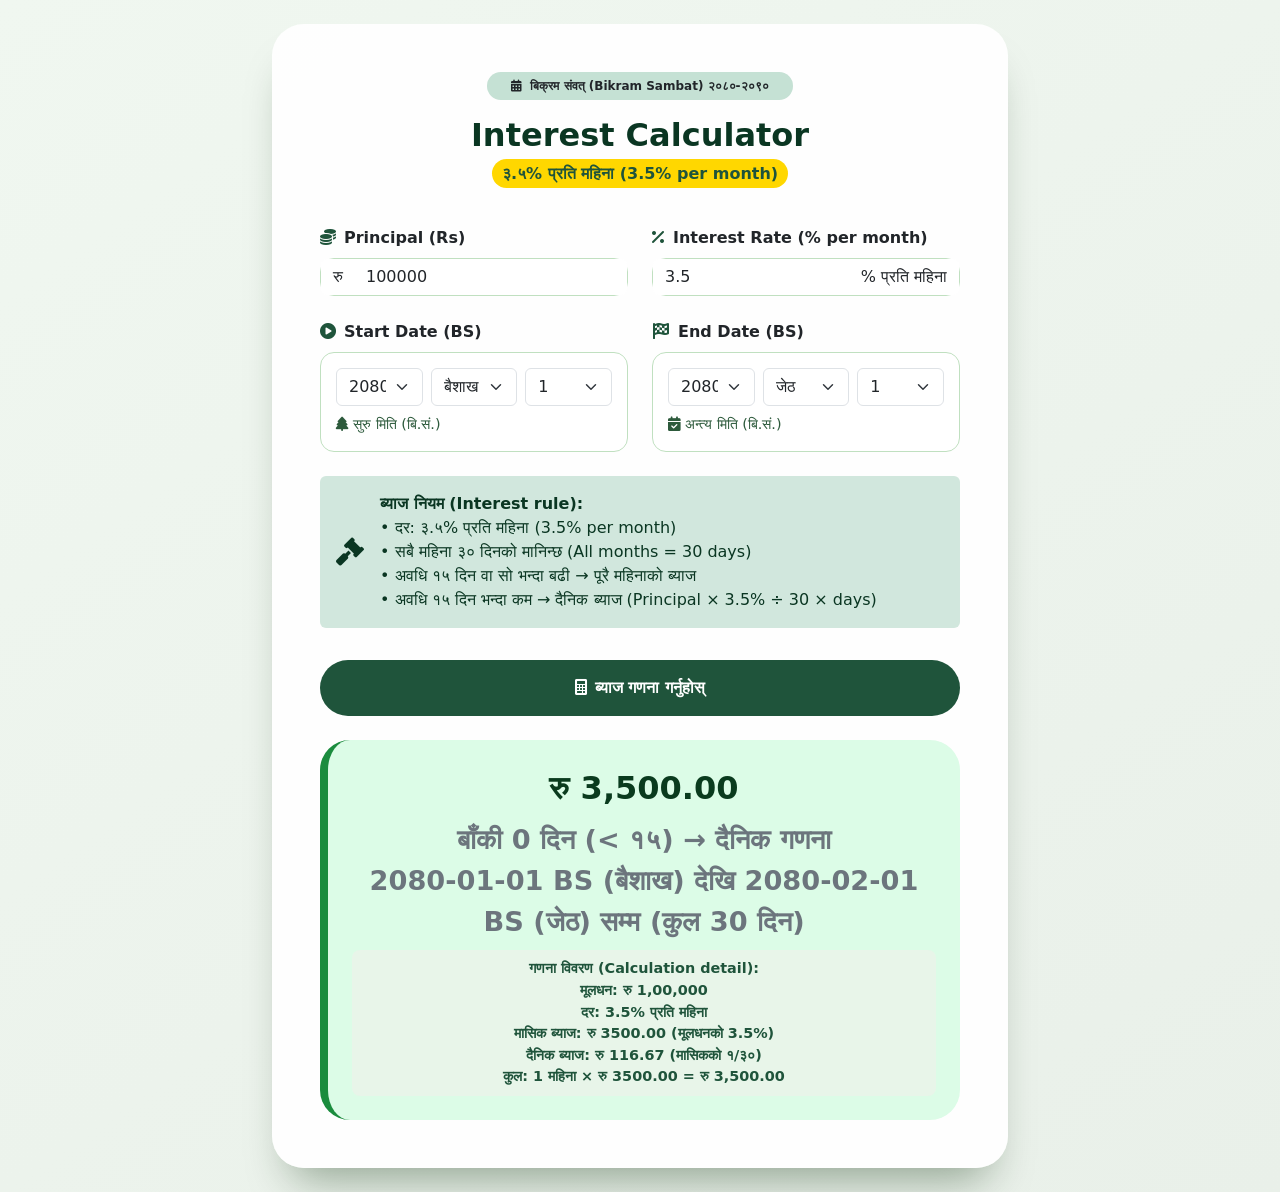
<file: index.html>
<!DOCTYPE html>
<html lang="en">
<head>
    <meta charset="UTF-8">
    <meta name="viewport" content="width=device-width, initial-scale=1.0">
    <title>नेपाली ब्याज क्याल्कुलेटर · Bikram Sambat Date Pickers</title>
    <!-- Bootstrap 5 CSS -->
    <link href="https://cdn.jsdelivr.net/npm/bootstrap@5.3.0-alpha1/dist/css/bootstrap.min.css" rel="stylesheet">
    <!-- Font Awesome -->
    <link rel="stylesheet" href="https://cdnjs.cloudflare.com/ajax/libs/font-awesome/6.0.0-beta3/css/all.min.css">
    <style>
        body {
            background: linear-gradient(145deg, #f0f7f0 0%, #e9f0e9 100%);
            min-height: 100vh;
            font-family: 'Segoe UI', system-ui, sans-serif;
        }
        .card-custom {
            border: none;
            border-radius: 2rem;
            background: rgba(255, 255, 255, 0.95);
            box-shadow: 0 30px 45px -20px rgba(0, 40, 0, 0.4);
        }
        .input-group-custom {
            border-radius: 14px;
            border: 1px solid #c0e0c0;
            transition: 0.2s;
        }
        .input-group-custom:hover {
            border-color: #2b7a4b;
            box-shadow: 0 0 0 4px rgba(43, 122, 75, 0.1);
        }
        .btn-nepal {
            background-color: #1f543b;
            color: white;
            font-weight: 600;
            padding: 12px 30px;
            border-radius: 40px;
            border: none;
            transition: 0.2s;
        }
        .btn-nepal:hover {
            background-color: #2f6e4a;
            transform: scale(1.02);
        }
        .result-box {
            background: #dcfce7;
            border-radius: 30px;
            padding: 1.5rem;
            border-left: 8px solid #1b8c3e;
            font-size: 1.7rem;
            font-weight: 600;
            color: #0a3b1e;
            min-height: 120px;
        }
        .label-icon {
            color: #1f543b;
            margin-right: 8px;
        }
        .small-note {
            font-size: 0.9rem;
            color: #2d5a3c;
        }
        .date-picker-container {
            background: white;
            border-radius: 14px;
            padding: 15px;
            border: 1px solid #c0e0c0;
        }
        .calculation-detail {
            font-size: 0.9rem;
            color: #1f543b;
            background: #e8f5e9;
            padding: 8px;
            border-radius: 8px;
            margin-top: 8px;
        }
        .rate-badge {
            background: #ffd700;
            color: #1f543b;
            padding: 5px 10px;
            border-radius: 20px;
            font-weight: bold;
        }
    </style>
</head>
<body class="d-flex align-items-center py-4">
    <div class="container">
        <div class="row justify-content-center">
            <div class="col-12 col-md-10 col-lg-8">
                <div class="card card-custom p-4 p-lg-5">
                    <div class="text-center mb-4">
                        <span class="badge bg-success bg-opacity-25 text-dark px-4 py-2 rounded-pill">
                            <i class="fas fa-calendar-alt me-2"></i>बिक्रम संवत् (Bikram Sambat) २०८०-२०९०
                        </span>
                        <h2 class="mt-3 fw-bold text-success-emphasis">Interest Calculator</h2>
                        <p class="text-secondary">
                            <span class="rate-badge">३.५% प्रति महिना (3.5% per month)</span>
                        </p>
                    </div>

                    <!-- Main Form -->
                    <div class="row g-4">
                        <!-- Principal -->
                        <div class="col-md-6">
                            <label class="form-label fw-semibold"><i class="fas fa-coins label-icon"></i>Principal (Rs)</label>
                            <div class="input-group input-group-custom">
                                <span class="input-group-text bg-white border-0">रु</span>
                                <input type="number" id="principal" class="form-control border-0" placeholder="e.g., 100000" value="100000" step="1000">
                            </div>
                        </div>

                        <!-- Interest Rate (%) -->
                        <div class="col-md-6">
                            <label class="form-label fw-semibold"><i class="fas fa-percent label-icon"></i>Interest Rate (% per month)</label>
                            <div class="input-group input-group-custom">
                                <input type="number" id="rate" class="form-control border-0" placeholder="e.g., 3.5" value="3.5" step="0.1">
                                <span class="input-group-text bg-white border-0">% प्रति महिना</span>
                            </div>
                        </div>

                        <!-- Start Date (Nepali BS) -->
                        <div class="col-md-6">
                            <label class="form-label fw-semibold"><i class="fas fa-play-circle label-icon"></i>Start Date (BS)</label>
                            <div class="date-picker-container">
                                <div class="row g-2">
                                    <div class="col-4">
                                        <select id="startYear" class="form-select"></select>
                                    </div>
                                    <div class="col-4">
                                        <select id="startMonth" class="form-select">
                                            <option value="1">बैशाख</option>
                                            <option value="2">जेठ</option>
                                            <option value="3">असार</option>
                                            <option value="4">साउन</option>
                                            <option value="5">भदौ</option>
                                            <option value="6">असोज</option>
                                            <option value="7">कात्तिक</option>
                                            <option value="8">मंसिर</option>
                                            <option value="9">पुष</option>
                                            <option value="10">माघ</option>
                                            <option value="11">फाल्गुन</option>
                                            <option value="12">चैत्र</option>
                                        </select>
                                    </div>
                                    <div class="col-4">
                                        <select id="startDay" class="form-select"></select>
                                    </div>
                                </div>
                                <div class="small-note mt-2">
                                    <i class="fas fa-tree me-1"></i>सुरु मिति (बि.सं.)
                                </div>
                            </div>
                        </div>

                        <!-- End Date (Nepali BS) -->
                        <div class="col-md-6">
                            <label class="form-label fw-semibold"><i class="fas fa-flag-checkered label-icon"></i>End Date (BS)</label>
                            <div class="date-picker-container">
                                <div class="row g-2">
                                    <div class="col-4">
                                        <select id="endYear" class="form-select"></select>
                                    </div>
                                    <div class="col-4">
                                        <select id="endMonth" class="form-select">
                                            <option value="1">बैशाख</option>
                                            <option value="2">जेठ</option>
                                            <option value="3">असार</option>
                                            <option value="4">साउन</option>
                                            <option value="5">भदौ</option>
                                            <option value="6">असोज</option>
                                            <option value="7">कात्तिक</option>
                                            <option value="8">मंसिर</option>
                                            <option value="9">पुष</option>
                                            <option value="10">माघ</option>
                                            <option value="11">फाल्गुन</option>
                                            <option value="12">चैत्र</option>
                                        </select>
                                    </div>
                                    <div class="col-4">
                                        <select id="endDay" class="form-select"></select>
                                    </div>
                                </div>
                                <div class="small-note mt-2">
                                    <i class="fas fa-calendar-check me-1"></i>अन्त्य मिति (बि.सं.)
                                </div>
                            </div>
                        </div>
                    </div>

                    <!-- Info & calculation rule reminder -->
                    <div class="alert alert-success bg-opacity-10 border-0 mt-4 d-flex align-items-center" role="alert">
                        <i class="fas fa-gavel fs-3 me-3"></i>
                        <div><strong>ब्याज नियम (Interest rule):</strong><br>
                        • दर: ३.५% प्रति महिना (3.5% per month)<br>
                        • सबै महिना ३० दिनको मानिन्छ (All months = 30 days)<br>
                        • अवधि १५ दिन वा सो भन्दा बढी → पूरै महिनाको ब्याज<br>
                        • अवधि १५ दिन भन्दा कम → दैनिक ब्याज (Principal × 3.5% ÷ 30 × days)</div>
                    </div>

                    <!-- Calculate Button -->
                    <div class="d-grid mt-3">
                        <button class="btn btn-nepal py-3" id="calculateBtn">
                            <i class="fas fa-calculator me-2"></i>ब्याज गणना गर्नुहोस्
                        </button>
                    </div>

                    <!-- Result Display -->
                    <div class="result-box mt-4 text-center" id="resultBox">
                        <div id="interestAmount" style="font-size: 2rem; font-weight: 700;">रु ०.००</div>
                        <div class="text-secondary mt-2" id="detailMsg"></div>
                    </div>
                </div>
            </div>
        </div>
    </div>

    <!-- Bootstrap JS -->
    <script src="https://cdn.jsdelivr.net/npm/bootstrap@5.3.0-alpha1/dist/js/bootstrap.bundle.min.js"></script>
    
    <script>
        (function() {
            // Populate dropdowns
            function populateDropdowns() {
                // Years 2080-2090
                const startYearSelect = document.getElementById('startYear');
                const endYearSelect = document.getElementById('endYear');
                
                for(let y=2080; y<=2090; y++) {
                    let option1 = document.createElement('option');
                    option1.value = y;
                    option1.textContent = y;
                    startYearSelect.appendChild(option1);
                    
                    let option2 = document.createElement('option');
                    option2.value = y;
                    option2.textContent = y;
                    endYearSelect.appendChild(option2);
                }
                
                // Days 1-30 (since all months are 30 days)
                const startDaySelect = document.getElementById('startDay');
                const endDaySelect = document.getElementById('endDay');
                
                for(let d=1; d<=30; d++) {
                    let option1 = document.createElement('option');
                    option1.value = d;
                    option1.textContent = d;
                    startDaySelect.appendChild(option1);
                    
                    let option2 = document.createElement('option');
                    option2.value = d;
                    option2.textContent = d;
                    endDaySelect.appendChild(option2);
                }
            }
            
            populateDropdowns();

            // Calculate days between two BS dates (assuming 30 days per month)
            function calculateDaysBetween(startYear, startMonth, startDay, endYear, endMonth, endDay) {
                // Convert everything to total days from a reference point
                // Using 30 days per month
                
                const startTotalDays = (startYear * 360) + ((startMonth - 1) * 30) + (startDay - 1);
                const endTotalDays = (endYear * 360) + ((endMonth - 1) * 30) + (endDay - 1);
                
                return endTotalDays - startTotalDays;
            }

            // Format BS date
            function formatBSDate(year, month, day) {
                const monthNames = ['बैशाख', 'जेठ', 'असार', 'साउन', 'भदौ', 'असोज', 
                                   'कात्तिक', 'मंसिर', 'पुष', 'माघ', 'फाल्गुन', 'चैत्र'];
                return `${year}-${month.toString().padStart(2,'0')}-${day.toString().padStart(2,'0')} BS (${monthNames[month-1]})`;
            }

            // Get DOM elements
            const calculateBtn = document.getElementById('calculateBtn');
            const principalInput = document.getElementById('principal');
            const rateInput = document.getElementById('rate');
            
            const startYear = document.getElementById('startYear');
            const startMonth = document.getElementById('startMonth');
            const startDay = document.getElementById('startDay');
            
            const endYear = document.getElementById('endYear');
            const endMonth = document.getElementById('endMonth');
            const endDay = document.getElementById('endDay');
            
            const interestSpan = document.getElementById('interestAmount');
            const detailMsg = document.getElementById('detailMsg');

            // Set default values
            setTimeout(() => {
                startYear.value = '2080';
                startMonth.value = '1'; // बैशाख
                startDay.value = '1';
                
                endYear.value = '2080';
                endMonth.value = '2'; // जेठ (1 month later)
                endDay.value = '1';
                
                calculateInterest();
            }, 100);

            // Calculate interest function
            function calculateInterest() {
                // Get principal and rate
                let principal = parseFloat(principalInput.value) || 0;
                let rate = parseFloat(rateInput.value) || 0;
                
                if (principal <= 0 || rate <= 0) {
                    interestSpan.innerText = 'रु ०.००';
                    detailMsg.innerText = 'कृपया सही रकम र दर भर्नुहोस्';
                    return;
                }

                // Get dates
                const sYear = parseInt(startYear.value);
                const sMonth = parseInt(startMonth.value);
                const sDay = parseInt(startDay.value);

                const eYear = parseInt(endYear.value);
                const eMonth = parseInt(endMonth.value);
                const eDay = parseInt(endDay.value);

                // Calculate days between dates (using 30-day months)
                const totalDays = calculateDaysBetween(sYear, sMonth, sDay, eYear, eMonth, eDay);
                
                if (totalDays < 0) {
                    interestSpan.innerText = 'रु ०.००';
                    detailMsg.innerText = 'सुरु मिति अन्त्य मिति भन्दा पछि छ';
                    return;
                }

                if (totalDays === 0) {
                    interestSpan.innerText = 'रु ०.००';
                    detailMsg.innerText = 'दुवै मिति एउटै दिन छ';
                    return;
                }

                // Calculate monthly and daily rates (based on monthly rate)
                const monthlyInterest = principal * rate / 100; // Monthly interest (3.5% of principal)
                const dailyInterest = monthlyInterest / 30; // Daily interest (monthly ÷ 30 days)
                
                // Calculate complete months and remaining days
                let months = Math.floor(totalDays / 30);
                let days = totalDays % 30;
                
                // Apply 15-day rule for remaining days
                let ruleApplied = '';
                let adjustedMonths = months;
                let adjustedDays = days;
                
                if (days >= 15) {
                    // Count remaining days as full month
                    adjustedMonths = months + 1;
                    adjustedDays = 0;
                    ruleApplied = `बाँकी ${days} दिन (≥ १५) → पूरा महिना गणना`;
                } else {
                    adjustedMonths = months;
                    adjustedDays = days;
                    ruleApplied = `बाँकी ${days} दिन (< १५) → दैनिक गणना`;
                }
                
                // Calculate interest
                const interest = (adjustedMonths * monthlyInterest) + (adjustedDays * dailyInterest);

                // Format result
                const formatted = interest.toLocaleString('en-IN', { 
                    minimumFractionDigits: 2, 
                    maximumFractionDigits: 2 
                });
                
                interestSpan.innerText = `रु ${formatted}`;

                // Format dates for display
                const startBS = formatBSDate(sYear, sMonth, sDay);
                const endBS = formatBSDate(eYear, eMonth, eDay);
                
                // Create detailed breakdown
                let breakdown = `<div class="calculation-detail">
                    <strong>गणना विवरण (Calculation detail):</strong><br>
                    मूलधन: रु ${principal.toLocaleString('en-IN')}<br>
                    दर: ${rate}% प्रति महिना<br>
                    मासिक ब्याज: रु ${monthlyInterest.toFixed(2)} (मूलधनको ${rate}%)<br>
                    दैनिक ब्याज: रु ${dailyInterest.toFixed(2)} (मासिकको १/३०)<br>`;
                
                if (adjustedMonths > 0 && adjustedDays > 0) {
                    breakdown += `<strong>कुल: ${adjustedMonths} महिना × रु ${monthlyInterest.toFixed(2)} + ${adjustedDays} दिन × रु ${dailyInterest.toFixed(2)} = रु ${formatted}</strong>`;
                } else if (adjustedMonths > 0) {
                    breakdown += `<strong>कुल: ${adjustedMonths} महिना × रु ${monthlyInterest.toFixed(2)} = रु ${formatted}</strong>`;
                } else if (adjustedDays > 0) {
                    breakdown += `<strong>कुल: ${adjustedDays} दिन × रु ${dailyInterest.toFixed(2)} = रु ${formatted}</strong>`;
                }
                
                breakdown += `</div>`;
                
                detailMsg.innerHTML = `
                    <span class="fw-bold">${ruleApplied}</span><br>
                    <span class="text-secondary">${startBS} देखि ${endBS} सम्म (कुल ${totalDays} दिन)</span>
                    ${breakdown}`;
            }

            // Add event listeners
            calculateBtn.addEventListener('click', function(e) {
                e.preventDefault();
                calculateInterest();
            });

            // Auto-calculate on change
            principalInput.addEventListener('change', calculateInterest);
            rateInput.addEventListener('change', calculateInterest);
            startYear.addEventListener('change', calculateInterest);
            startMonth.addEventListener('change', calculateInterest);
            startDay.addEventListener('change', calculateInterest);
            endYear.addEventListener('change', calculateInterest);
            endMonth.addEventListener('change', calculateInterest);
            endDay.addEventListener('change', calculateInterest);
        })();
    </script>
</body>
</html>
</file>
